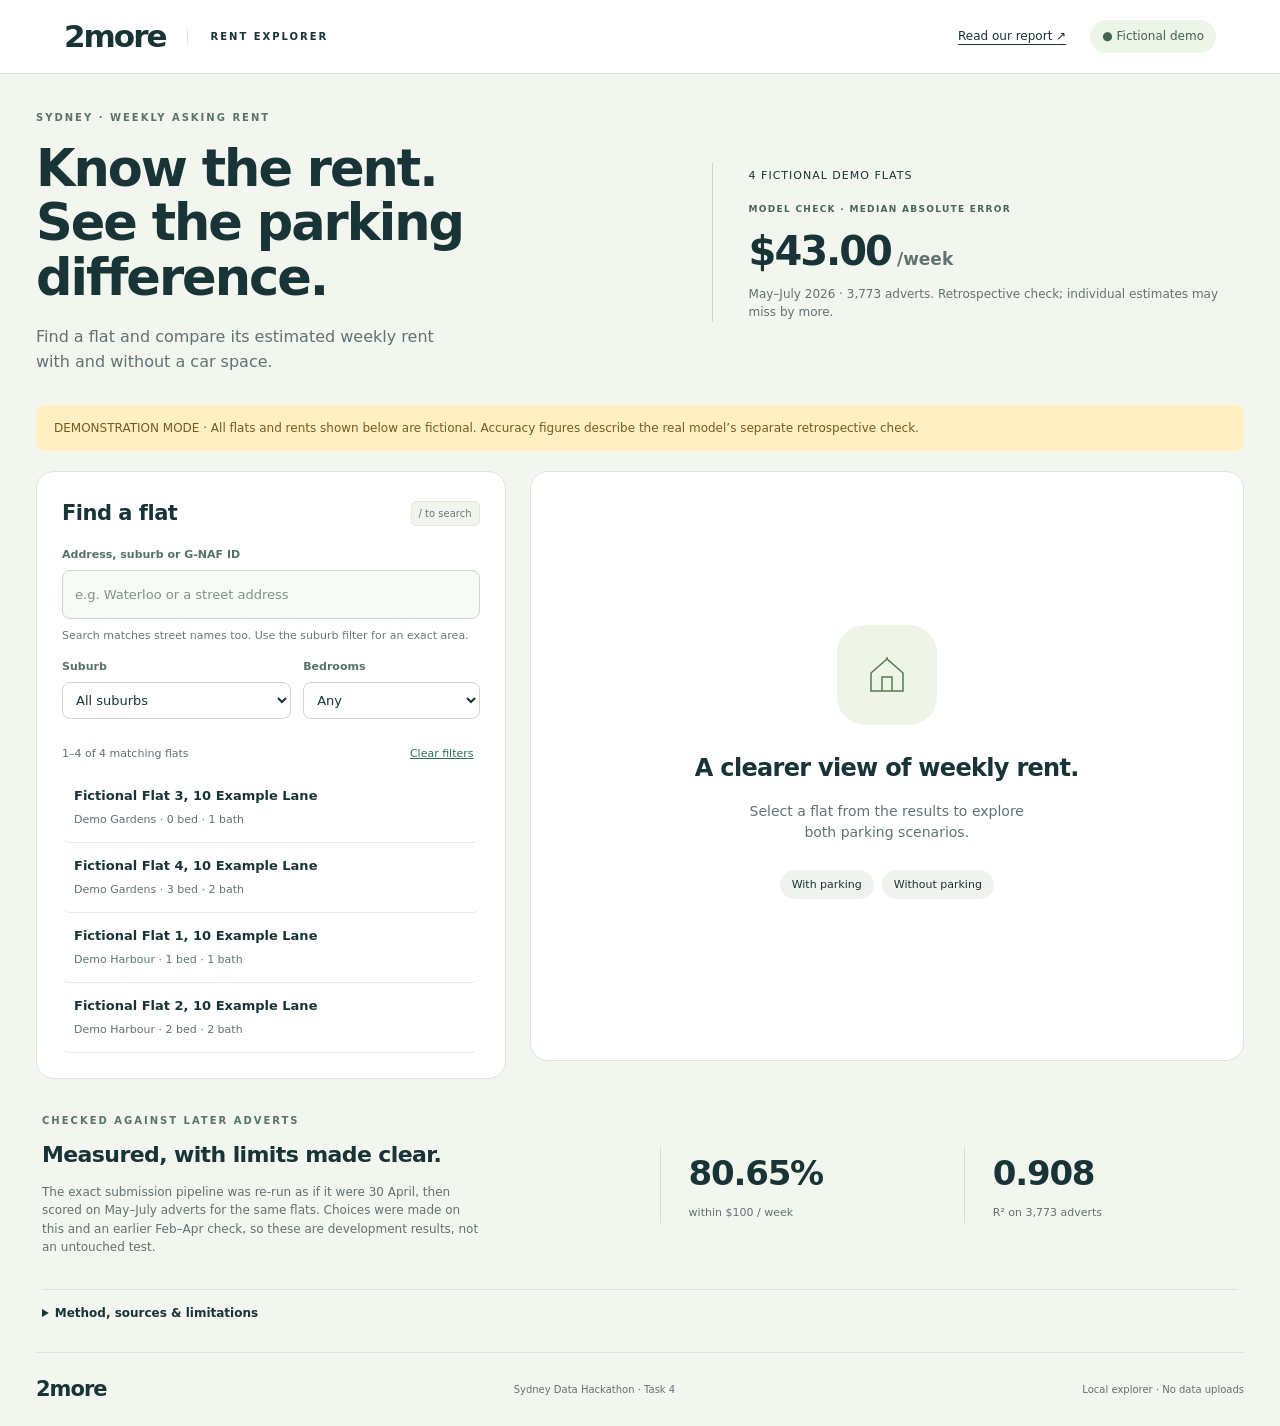
<file: rent-explorer-demo.html>
<!doctype html><html lang="en"><head><meta charset="utf-8"><meta name="viewport" content="width=device-width,initial-scale=1"><title>2more | Sydney rent explorer</title><style>:root{--navy:#112f32;--green:#c9ef67;--ink:#193436;--muted:#627273;--line:#dce4df;--bg:#f3f5ef}*{box-sizing:border-box}body{margin:0;background:var(--bg);color:var(--ink);font:15px/1.55 system-ui,-apple-system,Segoe UI,sans-serif}button,input,select{font:inherit}button{cursor:pointer}button:focus-visible,input:focus-visible,select:focus-visible,summary:focus-visible,a:focus-visible{outline:3px solid #4c8d78;outline-offset:3px}[hidden]{display:none!important}header{height:84px;border-bottom:1px solid var(--line);display:flex;align-items:center;justify-content:space-between;padding:0 max(5vw,24px);background:#fff}.brand{text-decoration:none;color:var(--ink);font-size:31px;letter-spacing:-2px;font-weight:850;display:flex;align-items:center;gap:22px}.brand span{font-size:10px;letter-spacing:2px;font-weight:650;border-left:1px solid var(--line);padding-left:22px}.local{font-size:12px;color:#426451;background:#edf4e8;padding:7px 12px;border-radius:30px}main{max-width:1320px;margin:auto;padding:48px 36px 20px}.intro{display:flex;justify-content:space-between;align-items:center;margin-bottom:40px;gap:24px}.eyebrow{font-size:10px;letter-spacing:2px;font-weight:750;color:#5b746b;margin:0 0 16px}h1{font-size:clamp(36px,4.4vw,58px);line-height:1.07;letter-spacing:-2.8px;margin:0 0 20px;font-weight:650}.lede{color:var(--muted);font-size:16px;margin:0}.summary{border-left:1px solid #cbd6ca;padding-left:36px;min-width:275px}.summary>span{font-size:11px;text-transform:uppercase;letter-spacing:1px}.summary strong{display:block;font-size:44px;letter-spacing:-2px;margin:12px 0 3px}.summary strong span:not(#modelError){font-size:17px;color:var(--muted);letter-spacing:0;margin-left:6px}.summary p{font-size:12px;color:var(--muted);margin:0}.workspace{display:grid;grid-template-columns:minmax(300px,.92fr) minmax(0,1.4fr);gap:24px;align-items:start}.search-panel,.detail{background:white;border:1px solid var(--line);border-radius:18px}.search-panel{padding:25px}.search-panel h2{margin:0 0 20px;font-size:21px;letter-spacing:-.5px}label{font-size:11px;font-weight:650;display:block;margin-bottom:7px;color:#56716c}input,select{width:100%;border:1px solid #cbd8cf;border-radius:8px;padding:12px;background:#fff;color:var(--ink)}input{background:#f8faf6}input::placeholder{font-size:13px;color:#81918b}.filters{display:grid;grid-template-columns:1.3fr 1fr;gap:12px;margin-top:16px}.filters select{padding:9px;font-size:13px}.result-heading{display:flex;justify-content:space-between;align-items:center;gap:8px;margin-top:15px}.result-heading p{font-size:11px;color:var(--muted)}.text-button{border:0;background:none;font-size:11px;color:#2b6e55;text-decoration:underline}.results{max-height:460px;overflow:auto;margin:0 -8px;padding:0 8px}.result{display:block;width:100%;text-align:left;border:0;border-bottom:1px solid #e8ede7;padding:16px 12px;background:#fff;border-radius:8px;color:var(--ink)}.result:hover{background:#f4f7ee}.result.active{background:#e9f1dd;box-shadow:inset 3px 0 #628d2f}.result strong{display:block;font-size:12px;line-height:1.45;font-weight:650}.result span{font-size:11px;display:block;color:var(--muted);margin-top:5px}.no-results{padding:25px 10px;color:var(--muted);font-size:14px}.detail{min-height:620px;padding:32px}.empty{min-height:540px;display:flex;flex-direction:column;justify-content:center;align-items:center;text-align:center}.house-icon{font-size:65px;color:#567953;background:#eef4e6;border-radius:28px;width:100px;margin-bottom:25px}.empty h2{font-size:24px;font-weight:600;letter-spacing:-.7px;margin:0}.empty p{color:var(--muted);font-size:14px}.empty-tags{display:flex;gap:8px;margin-top:12px}.empty-tags span{background:#f0f3ed;border-radius:20px;padding:6px 12px;font-size:11px}#address{font-size:25px;letter-spacing:-.8px;line-height:1.3;margin:0 0 14px;overflow-wrap:anywhere}.attributes{display:flex;gap:8px;flex-wrap:wrap;margin-bottom:26px}.attributes span{font-size:11px;padding:5px 10px;border:1px solid var(--line);border-radius:5px}.scenario{display:flex;justify-content:space-between;align-items:center;gap:12px;margin-bottom:15px}.scenario>span{font-size:12px;font-weight:600}.switch{background:#edf1e9;padding:4px;border-radius:9px;display:flex}.switch button{font-size:11px;border:0;background:none;padding:8px 10px;border-radius:6px;color:#56655d}.switch button[aria-pressed=true]{background:white;box-shadow:0 1px 4px #0001;color:var(--ink);font-weight:700}.hero-price{background:var(--navy);border-radius:12px;padding:28px;color:white}.hero-price>p:first-child{font-size:10px;letter-spacing:1.8px;color:var(--green);margin:0 0 9px}.hero-price strong{font-size:60px;letter-spacing:-2px;font-weight:600;line-height:1.2}.hero-price div>span{color:#b5c7c1;font-size:15px;margin-left:9px}.hero-price>p:last-child{font-size:11px;color:#b6c9c2;margin:12px 0 0}.comparison{display:grid;grid-template-columns:1fr 1fr;gap:15px;margin:18px 0}.comparison>div{padding:17px;border:1px solid var(--line);border-radius:9px}.comparison span{display:block;font-size:11px;color:var(--muted)}.comparison strong{display:inline-block;font-size:25px;font-weight:650;margin-top:5px;letter-spacing:-.7px}.comparison small{font-size:10px;color:var(--muted);margin-left:7px}.premium{display:flex;align-items:center;justify-content:space-between;gap:10px;background:#ebf4dc;border-radius:8px;padding:16px}.premium span{display:block;font-size:12px;font-weight:650}.premium small{font-size:10px;color:#6a795e}.premium strong{font-size:21px;white-space:nowrap}.caveat{font-size:11px;color:var(--muted);line-height:1.6;margin:17px 0}details{font-size:12px;color:var(--muted);border-top:1px solid var(--line);padding-top:14px}summary{cursor:pointer;color:var(--ink);font-weight:600}dl{display:grid;grid-template-columns:125px 1fr;font-size:11px;gap:10px}dd{margin:0;overflow-wrap:anywhere}dt{font-weight:600}.method{display:grid;grid-template-columns:1.5fr .7fr .7fr;align-items:center;gap:30px;padding:42px 6px 24px}.method h2{font-size:23px;letter-spacing:-.6px;margin:0 0 10px}.method p:not(.eyebrow){font-size:12px;color:var(--muted);max-width:440px;margin:0}.method .eyebrow{margin-bottom:10px}.metric{border-left:1px solid #d5dfd1;padding-left:28px}.metric strong{display:block;font-size:34px;font-weight:600;letter-spacing:-1.2px}.metric span{font-size:11px;color:var(--muted)}.method-details{margin:8px 6px 30px}.method-details p{max-width:1000px}footer{border-top:1px solid var(--line);display:flex;justify-content:space-between;align-items:center;padding-top:20px;color:var(--muted);font-size:10px}footer strong{font-size:21px;color:var(--ink);letter-spacing:-1px}.notice,.error{border-radius:8px;padding:14px 18px;margin-bottom:20px;font-size:12px}.notice{background:#fff0c4;color:#785a1f}.error{background:#ffe5df;color:#922b1c}@media(max-width:850px){main{padding:30px 18px}.workspace{grid-template-columns:1fr}.summary{display:none}.intro{margin-bottom:30px}.results{max-height:270px}.detail{min-height:400px;padding:23px}.empty{min-height:350px}.method{grid-template-columns:1fr 1fr;gap:20px}.method>div:first-child{grid-column:1/-1}.metric{padding-left:15px}.hero-price strong{font-size:49px}header{padding:0 20px}.brand span{display:none}.scenario{flex-wrap:wrap}footer{gap:15px;flex-wrap:wrap}.comparison small{display:block;margin:0}.desktop{display:none}}
/* Interface refinement: compact hierarchy, navigable search and clear states. */
html{scroll-behavior:smooth}header{height:74px;position:sticky;top:0;z-index:5}header nav{display:flex;align-items:center;gap:24px}header nav>a{font-size:12px;color:var(--ink);text-underline-offset:4px}main{padding-top:36px}.intro{margin-bottom:30px}h1{font-size:clamp(34px,4vw,51px);letter-spacing:-2px}.summary{min-width:295px}.summary .score-label{font-size:9px;letter-spacing:1.3px;color:#45655c;margin-top:17px;font-weight:650}.summary strong{margin-top:3px;font-size:40px}.panel-title{display:flex;justify-content:space-between;align-items:center;gap:12px;margin-bottom:16px}.panel-title h2{margin:0}.key-hint{font-size:10px;color:#6b7973;background:#f2f5ee;border:1px solid #e2e8dc;border-radius:5px;padding:4px 7px}.search-hint{font-size:11px;color:#6b7a72;line-height:1.55;margin:8px 0 0}.filters{margin-top:14px}.results{max-height:400px;scrollbar-width:thin;scrollbar-color:#c9d4c6 transparent}.result{padding:14px 12px;transition:background .15s ease}.result strong{font-size:13px;font-weight:600}.result:disabled{cursor:wait;opacity:.5}.pagination{display:flex;align-items:center;justify-content:space-between;gap:12px;padding-top:15px;margin-top:9px;border-top:1px solid var(--line)}.pagination button{font-size:11px;border:1px solid #d4dfd0;border-radius:6px;background:#f8faf5;color:var(--ink);padding:8px 10px}.pagination button:disabled{opacity:.4;cursor:default}.pagination>span{font-size:10px;color:var(--muted)}.detail{min-height:590px;scroll-margin-top:90px}.detail-status{padding:120px 15px;text-align:center;color:var(--muted);font-size:14px}.empty{min-height:515px}.house-icon{display:flex;align-items:center;justify-content:center;height:100px}.premium-amount{text-align:right}.premium-amount small{display:block;margin-top:3px}.zero-premium{border-left:3px solid #9ab66b;padding:6px 11px;background:#f7f9f1;font-size:11px;color:#596e4a}#address{text-transform:none;letter-spacing:-.55px;font-weight:650}.hero-price strong{font-variant-numeric:tabular-nums}.hero-price>p:last-child{color:#c5d5cf}.caveat{color:#61736b}.method{padding-top:34px}.method h2{font-size:22px}button,summary{-webkit-tap-highlight-color:transparent}@media(max-width:850px){header{height:64px}header nav{gap:12px}.local{font-size:10px;padding:6px 9px}header nav>a{font-size:11px}main{padding-top:24px}.intro{margin-bottom:24px}.results{max-height:260px}.detail{min-height:360px;scroll-margin-top:78px}.empty{min-height:330px}.key-hint{display:none}h1{font-size:37px}.hero-price strong{font-size:48px}}@media(max-width:420px){header{padding:0 14px}.brand{font-size:28px}.local{font-size:9px}header nav{gap:8px}header nav>a{font-size:10px}.detail{padding:19px}h1{font-size:33px}.comparison strong{font-size:23px}.premium strong{font-size:18px}}@media(prefers-reduced-motion:reduce){html{scroll-behavior:auto}.result{transition:none}}

#modelError{font-size:inherit;color:inherit;letter-spacing:inherit;margin:0}
</style></head><body>
<header><a class="brand" href="#">2more<span>RENT EXPLORER</span></a><nav aria-label="Main navigation"><a id="reportLink" href="report.html" target="_blank" rel="noopener" hidden>Read our report <span aria-hidden="true">↗</span></a><span class="local" id="modeLabel"><span aria-hidden="true">●</span> Private local view</span></nav></header>
<main><section class="intro"><div><p class="eyebrow">SYDNEY · WEEKLY ASKING RENT</p><h1>Know the rent.<br>See the parking difference.</h1><p class="lede">Find a flat and compare its estimated weekly rent<br class="desktop"> with and without a car space.</p></div><div class="summary"><span id="coverage">Loading flats…</span><p class="score-label">MODEL CHECK · MEDIAN ABSOLUTE ERROR</p><strong><span id="modelError">—</span><span>/week</span></strong><p id="modelCheckLabel">Loading model check…</p></div></section>
<div id="demoNotice" class="notice" hidden>DEMONSTRATION MODE · All flats and rents shown below are fictional. Accuracy figures describe the real model’s separate retrospective check.</div>
<div id="error" class="error" role="alert" hidden></div>
<section class="workspace"><aside class="search-panel"><div class="panel-title"><h2>Find a flat</h2><span class="key-hint" aria-hidden="true">/ to search</span></div><label for="search">Address, suburb or G-NAF ID</label><input id="search" type="search" placeholder="e.g. Waterloo or a street address" autocomplete="off" aria-describedby="searchHint"><p id="searchHint" class="search-hint">Search matches street names too. Use the suburb filter for an exact area.</p><div class="filters"><div><label for="suburb">Suburb</label><select id="suburb"><option value="">All suburbs</option></select></div><div><label for="beds">Bedrooms</label><select id="beds"><option value="">Any</option><option value="0">0 / studio</option><option value="1">1</option><option value="2">2</option><option value="3+">3+</option></select></div></div><div class="result-heading"><p id="count" role="status" aria-live="polite">Loading…</p><button id="clear" class="text-button">Clear filters</button></div><div id="results" class="results" aria-label="Matching flats" aria-busy="false"></div><div class="pagination" id="pagination" hidden><button id="previous" aria-label="Previous results page">← Previous</button><span id="pageLabel"></span><button id="next" aria-label="Next results page">Next →</button></div></aside>
<article class="detail" id="detail" aria-busy="false"><div id="detailStatus" role="status" class="detail-status" hidden></div><div id="empty" class="empty"><div class="house-icon" aria-hidden="true"><svg viewBox="0 0 48 48" width="48" height="48" fill="none" stroke="currentColor" stroke-width="1.5"><path d="M8 22 24 8l16 14v18H8V22Z"/><path d="M19 40V26h10v14M24 8v-2"/></svg></div><h2>A clearer view of weekly rent.</h2><p>Select a flat from the results to explore<br>both parking scenarios.</p><div class="empty-tags"><span>With parking</span><span>Without parking</span></div></div>
<div id="property" hidden><p class="eyebrow" id="location"></p><h2 id="address" tabindex="-1"></h2><div id="attributes" class="attributes"></div><div class="scenario"><span>Explore a scenario</span><div class="switch" role="group" aria-label="Parking scenario"><button id="without" aria-pressed="false">Without parking</button><button id="with" aria-pressed="true">With parking</button></div></div><section class="hero-price"><p id="scenarioLabel">WITH AT LEAST ONE CAR SPACE</p><div aria-live="polite" aria-atomic="true"><strong id="price"></strong><span>/ week</span></div><p>Estimated asking rent · as at 31 July 2026</p></section><div class="comparison"><div><span>Without parking</span><strong id="noPrice"></strong><small>per week</small></div><div><span>With parking</span><strong id="yesPrice"></strong><small>per week</small></div></div><div class="premium"><div><span>Estimated parking premium</span><small>Difference between the two scenarios</small></div><div class="premium-amount"><strong id="premium"></strong><small id="annualPremium"></small></div></div><p id="zeroPremium" class="zero-premium" hidden>The model gives the same rent in both scenarios. This does not establish that parking has no value.</p><p class="caveat">This comparison reflects patterns in historical adverts. It is not a guaranteed rent or a causal valuation of a parking space.</p><details><summary>Property record &amp; prediction source</summary><dl><dt>G-NAF ID</dt><dd id="gnaf"></dd><dt>Recorded parking</dt><dd id="recordedParking"></dd><dt>Prediction file</dt><dd id="source"></dd></dl><p>Floor and recorded parking are shown from the input file. Floor was not used by this model. Both parking scenarios are available regardless of the recorded parking.</p></details></div></article></section>
<section class="method"><div><p class="eyebrow">CHECKED AGAINST LATER ADVERTS</p><h2>Measured, with limits made clear.</h2><p>The exact submission pipeline was re-run as if it were 30 April, then scored on May–July adverts for the same flats. Choices were made on this and an earlier Feb–Apr check, so these are development results, not an untouched test.</p></div><div class="metric"><strong id="modelWithin">—</strong><span>within $100 / week</span></div><div class="metric"><strong id="modelR2">—</strong><span id="modelN">R²</span></div></section>
<details class="method-details"><summary>Method, sources &amp; limitations</summary><p>Model: gradient boosting with recorded flat attributes, location, floor, block housing counts, earlier building and block rents, and prior rent history adjusted for market movement by a same-flat rent index. Historical features use earlier adverts only; bedrooms, bathrooms and parking on old adverts are never copied from the July input. Final data cutoff: 31 July 2026. Source: privately supplied Microburbs rental files; address identifiers use Open G-NAF, © Geoscape Australia, licensed by the Commonwealth with attribution and a mailing restriction.</p><p>The shown accuracy is a retrospective chronological result, not the organisers’ hidden judging result or a confidence interval for a particular flat. Prices are rounded to $0.50. Negative modelled parking premiums are set to zero by raising the with-parking prediction to the without-parking prediction. Missing attributes, unusual flats and unobserved building quality can reduce accuracy. Predictions represent advertised asking rents, not signed leases.</p><p>No API calls, external maps or analytics are used. Supplied records stay on this computer. Use the separate fictional demo mode for publicly shared recordings.</p></details>
<footer><strong>2more</strong><span>Sydney Data Hackathon · Task 4</span><span>Local explorer · No data uploads</span></footer></main><script>'use strict';
const $ = id => document.getElementById(id);
const money = n => new Intl.NumberFormat('en-AU', {
  style: 'currency', currency: 'AUD',
  minimumFractionDigits: Number.isInteger(n) ? 0 : 2,
  maximumFractionDigits: 2
}).format(n);
const displayAddress = address => address.toLowerCase().replace(/\b[a-z]/g, c => c.toUpperCase());
let meta, selected = null, parking = true;
let searchSequence = 0, detailSequence = 0, timer;
let currentPage = 1, pageCount = 1;


const FIELDS = ['gnaf_id','address','suburb','bedrooms','bathrooms','floor_level','car_space','with_parking','without_parking'];
const ROWS = [["SYNTHETIC-1","FICTIONAL FLAT 1, 10 EXAMPLE LANE","Demo Harbour",1,1,1,null,820,770],["SYNTHETIC-2","FICTIONAL FLAT 2, 10 EXAMPLE LANE","Demo Harbour",2,2,2,null,1100,1040],["SYNTHETIC-3","FICTIONAL FLAT 3, 10 EXAMPLE LANE","Demo Gardens",0,1,3,null,590,560],["SYNTHETIC-4","FICTIONAL FLAT 4, 10 EXAMPLE LANE","Demo Gardens",3,2,4,null,1450,1400]].map(r => Object.fromEntries(FIELDS.map((f, i) => [f, r[i]])));
const META = {"count": 4, "suburbs": ["Demo Gardens", "Demo Harbour"], "source": "Synthetic demonstration \u2014 no supplied records", "demo": true, "metrics": {"n": 3773, "median_absolute_error": 43.0, "within_100_pct": 80.65200106016432, "r_squared": 0.9076289115661567, "mean_absolute_error": 68.3896103896104, "median_bias": 14.5, "origin": "2026-04-30", "start": "2026-05-01", "end": "2026-07-31", "iterations": 1500, "classification": "Development check (exact submission pipeline, input flats only); not the hidden judging score"}, "report_available": true};
const INDEX = new Map(ROWS.map(r => [r.gnaf_id, r]));
const natural = t => t.split(/(\d+)/).map(p => /^\d+$/.test(p) ? [0, +p] : [1, p.toLowerCase()]);
function cmpNat(a, b) {
  const x = natural(a), y = natural(b);
  for (let i = 0; i < Math.min(x.length, y.length); i++) {
    if (x[i][0] !== y[i][0]) return x[i][0] - y[i][0];
    if (x[i][1] < y[i][1]) return -1; if (x[i][1] > y[i][1]) return 1;
  }
  return x.length - y.length;
}
const ORDERED = ROWS.slice().sort((a, b) => a.suburb < b.suburb ? -1 : a.suburb > b.suburb ? 1 : cmpNat(a.address, b.address));
const KEYS = new Map(ROWS.map(r => [r.gnaf_id, `${r.address} ${r.suburb} ${r.gnaf_id}`.toLowerCase()]));
function searchRows(q) {
  const tokens = (q.get('q') || '').toLowerCase().split(/\s+/).filter(Boolean);
  const suburb = q.get('suburb') || '', beds = q.get('beds') || '';
  let page = Math.max(1, parseInt(q.get('page') || '1', 10) || 1);
  const matches = [];
  for (const r of ORDERED) {
    if (suburb && r.suburb !== suburb) continue;
    if (beds) {
      if (r.bedrooms == null) continue;
      if (beds === '3+') { if (r.bedrooms < 3) continue; } else if (r.bedrooms !== +beds) continue;
    }
    const k = KEYS.get(r.gnaf_id);
    if (tokens.every(t => k.includes(t))) matches.push(r);
  }
  const size = 20, pages = Math.max(1, Math.ceil(matches.length / size));
  page = Math.min(page, pages);
  const start = (page - 1) * size;
  return { total: matches.length, page, pages, start: matches.length ? start + 1 : 0,
           end: Math.min(start + size, matches.length),
           items: matches.slice(start, start + size).map(r => ({ gnaf_id: r.gnaf_id, address: r.address, suburb: r.suburb, bedrooms: r.bedrooms, bathrooms: r.bathrooms })) };
}
async function api(path) {
  const url = new URL(path, 'https://local.invalid');
  if (url.pathname === '/api/meta') return META;
  if (url.pathname === '/api/search') return searchRows(url.searchParams);
  if (url.pathname === '/api/property') {
    const r = INDEX.get(url.searchParams.get('id') || '');
    if (!r) throw Error('Flat not found');
    return r;
  }
  throw Error('Not found');
}
function showError(error) {
  $('error').textContent = error.message || String(error);
  $('error').hidden = false;
}
function clearSelection() {
  detailSequence++;
  selected = null;
  $('property').hidden = true;
  $('empty').hidden = false;
  $('detailStatus').hidden = true;
  $('detail').setAttribute('aria-busy', 'false');
}
function setScenario(value) {
  parking = value;
  $('with').setAttribute('aria-pressed', String(value));
  $('without').setAttribute('aria-pressed', String(!value));
  if (!selected) return;
  $('price').textContent = money(value ? selected.with_parking : selected.without_parking);
  $('scenarioLabel').textContent = value ? 'WITH AT LEAST ONE CAR SPACE' : 'WITHOUT A CAR SPACE';
}
function attribute(label, value) {
  if (value === null) return label === 'Floor' ? 'Floor unknown' : `${label} unknown`;
  if (label === 'Floor') return `Floor ${value}`;
  return `${value} ${label === 'Bedrooms' ? (value === 1 ? 'bedroom' : 'bedrooms') : (value === 1 ? 'bathroom' : 'bathrooms')}`;
}
async function choose(id) {
  const ticket = ++detailSequence;
  $('detail').setAttribute('aria-busy', 'true');
  $('detailStatus').textContent = 'Loading the selected flat…';
  $('detailStatus').hidden = false;
  $('property').hidden = true;
  $('empty').hidden = true;
  try {
    const record = await api('/api/property?id=' + encodeURIComponent(id));
    if (ticket !== detailSequence) return;
    selected = record;
    $('error').hidden = true;
    $('property').hidden = false;
    $('location').textContent = record.suburb + (meta.demo ? ' · FICTIONAL EXAMPLE' : '');
    $('address').textContent = displayAddress(record.address);
    $('attributes').replaceChildren();
    for (const [label, value] of [['Bedrooms', record.bedrooms], ['Bathrooms', record.bathrooms], ['Floor', record.floor_level]]) {
      const tag = document.createElement('span');
      tag.textContent = attribute(label, value);
      $('attributes').append(tag);
    }
    $('yesPrice').textContent = money(record.with_parking);
    $('noPrice').textContent = money(record.without_parking);
    const premium = record.with_parking - record.without_parking;
    $('premium').textContent = (premium > 0 ? '+' : '') + money(premium) + '/wk';
    $('annualPremium').textContent = money(premium * 52) + ' over 52 weeks';
    $('zeroPremium').hidden = premium !== 0;
    $('gnaf').textContent = record.gnaf_id;
    $('recordedParking').textContent = record.car_space === null ? 'Unknown' : record.car_space === 1 ? 'At least one car space' : 'No car space';
    $('source').textContent = meta.source;
    // Start with the known recorded scenario; unknown records start with parking.
    setScenario(record.car_space !== 0);
    document.querySelectorAll('.result').forEach(button => {
      const active = button.dataset.id === id;
      button.classList.toggle('active', active);
      button.setAttribute('aria-pressed', String(active));
    });
    if (window.innerWidth < 850) {
      $('detail').scrollIntoView({ behavior: 'smooth', block: 'start' });
    }
  } catch (error) {
    if (ticket === detailSequence) {
      selected = null;
      $('empty').hidden = false;
      showError(error);
    }
  } finally {
    if (ticket === detailSequence) {
      $('detailStatus').hidden = true;
      $('detail').setAttribute('aria-busy', 'false');
    }
  }
}
function lockResults() {
  $('results').setAttribute('aria-busy', 'true');
  document.querySelectorAll('.result').forEach(button => { button.disabled = true; });
  $('previous').disabled = true;
  $('next').disabled = true;
}
async function search(page = 1) {
  clearTimeout(timer);
  const ticket = ++searchSequence;
  clearSelection();
  lockResults();
  $('count').textContent = 'Searching…';
  try {
    const query = new URLSearchParams({
      q: $('search').value, suburb: $('suburb').value,
      beds: $('beds').value, page: String(page)
    });
    const result = await api('/api/search?' + query);
    if (ticket !== searchSequence) return;
    currentPage = result.page;
    pageCount = result.pages;
    $('error').hidden = true;
    $('results').replaceChildren();
    $('results').scrollTop = 0;
    $('count').textContent = result.total ? `${result.start.toLocaleString()}–${result.end.toLocaleString()} of ${result.total.toLocaleString()} matching flats` : 'No matching flats';
    $('pagination').hidden = result.pages <= 1;
    $('pageLabel').textContent = `${currentPage} / ${pageCount}`;
    $('previous').disabled = currentPage <= 1;
    $('next').disabled = currentPage >= pageCount;
    if (!result.items.length) {
      const empty = document.createElement('p');
      empty.className = 'no-results';
      empty.textContent = 'Try a shorter street name or clear a filter. Search words can match the address, suburb or G-NAF ID.';
      $('results').append(empty);
    }
    for (const item of result.items) {
      const button = document.createElement('button');
      button.className = 'result';
      button.dataset.id = item.gnaf_id;
      button.setAttribute('aria-pressed', 'false');
      const title = document.createElement('strong');
      title.textContent = displayAddress(item.address);
      const description = document.createElement('span');
      description.textContent = item.suburb + ' · ' + (item.bedrooms === null ? 'Bedrooms unknown' : item.bedrooms + ' bed') + ' · ' + (item.bathrooms === null ? 'Bathrooms unknown' : item.bathrooms + ' bath');
      button.append(title, description);
      button.addEventListener('click', () => choose(item.gnaf_id));
      $('results').append(button);
    }
  } catch (error) {
    if (ticket === searchSequence) {
      $('count').textContent = 'Search unavailable';
      $('results').replaceChildren();
      $('pagination').hidden = true;
      showError(error);
    }
  } finally {
    if (ticket === searchSequence) $('results').setAttribute('aria-busy', 'false');
  }
}
$('search').addEventListener('input', () => {
  searchSequence++;
  clearTimeout(timer);
  clearSelection();
  lockResults();
  $('count').textContent = 'Searching…';
  timer = setTimeout(() => search(1), 180);
});
for (const id of ['suburb', 'beds']) $(id).addEventListener('change', () => search(1));
$('clear').addEventListener('click', () => {
  $('search').value = ''; $('suburb').value = ''; $('beds').value = '';
  search(1);
  $('search').focus();
});
$('previous').addEventListener('click', () => search(currentPage - 1));
$('next').addEventListener('click', () => search(currentPage + 1));
$('with').addEventListener('click', () => setScenario(true));
$('without').addEventListener('click', () => setScenario(false));
document.addEventListener('keydown', event => {
  if (event.key === '/' && !event.ctrlKey && !event.metaKey && !event.altKey && !['INPUT', 'SELECT', 'TEXTAREA'].includes(document.activeElement.tagName)) {
    event.preventDefault(); $('search').focus();
  }
});
(async () => {
  try {
    meta = await api('/api/meta');
    if (meta.metrics) {
      $('modelError').textContent = '$' + meta.metrics.median_absolute_error.toFixed(2);
      $('modelWithin').textContent = meta.metrics.within_100_pct.toFixed(2) + '%';
      $('modelR2').textContent = meta.metrics.r_squared.toFixed(3);
      $('modelN').textContent = 'R² on ' + meta.metrics.n.toLocaleString() + ' adverts';
      $('modelCheckLabel').textContent = 'May–July 2026 · ' + meta.metrics.n.toLocaleString() + ' adverts. Retrospective check; individual estimates may miss by more.';
    } else {
      $('modelCheckLabel').textContent = 'No verified evaluation metadata for this prediction file.';
    }
    $('coverage').textContent = meta.count.toLocaleString() + (meta.demo ? ' fictional demo flats' : ' flats · two scenarios each');
    $('demoNotice').hidden = !meta.demo;
    $('modeLabel').textContent = meta.demo ? '● Fictional demo' : '● Private local view';
    $('reportLink').hidden = !meta.report_available;
    for (const name of meta.suburbs) {
      const option = document.createElement('option');
      option.value = name; option.textContent = name;
      $('suburb').append(option);
    }
    await search(1);
  } catch (error) {
    $('coverage').textContent = 'Unable to load flats';
    $('count').textContent = 'Search unavailable';
    showError(error);
  }
})();
</script></body></html>
</file>
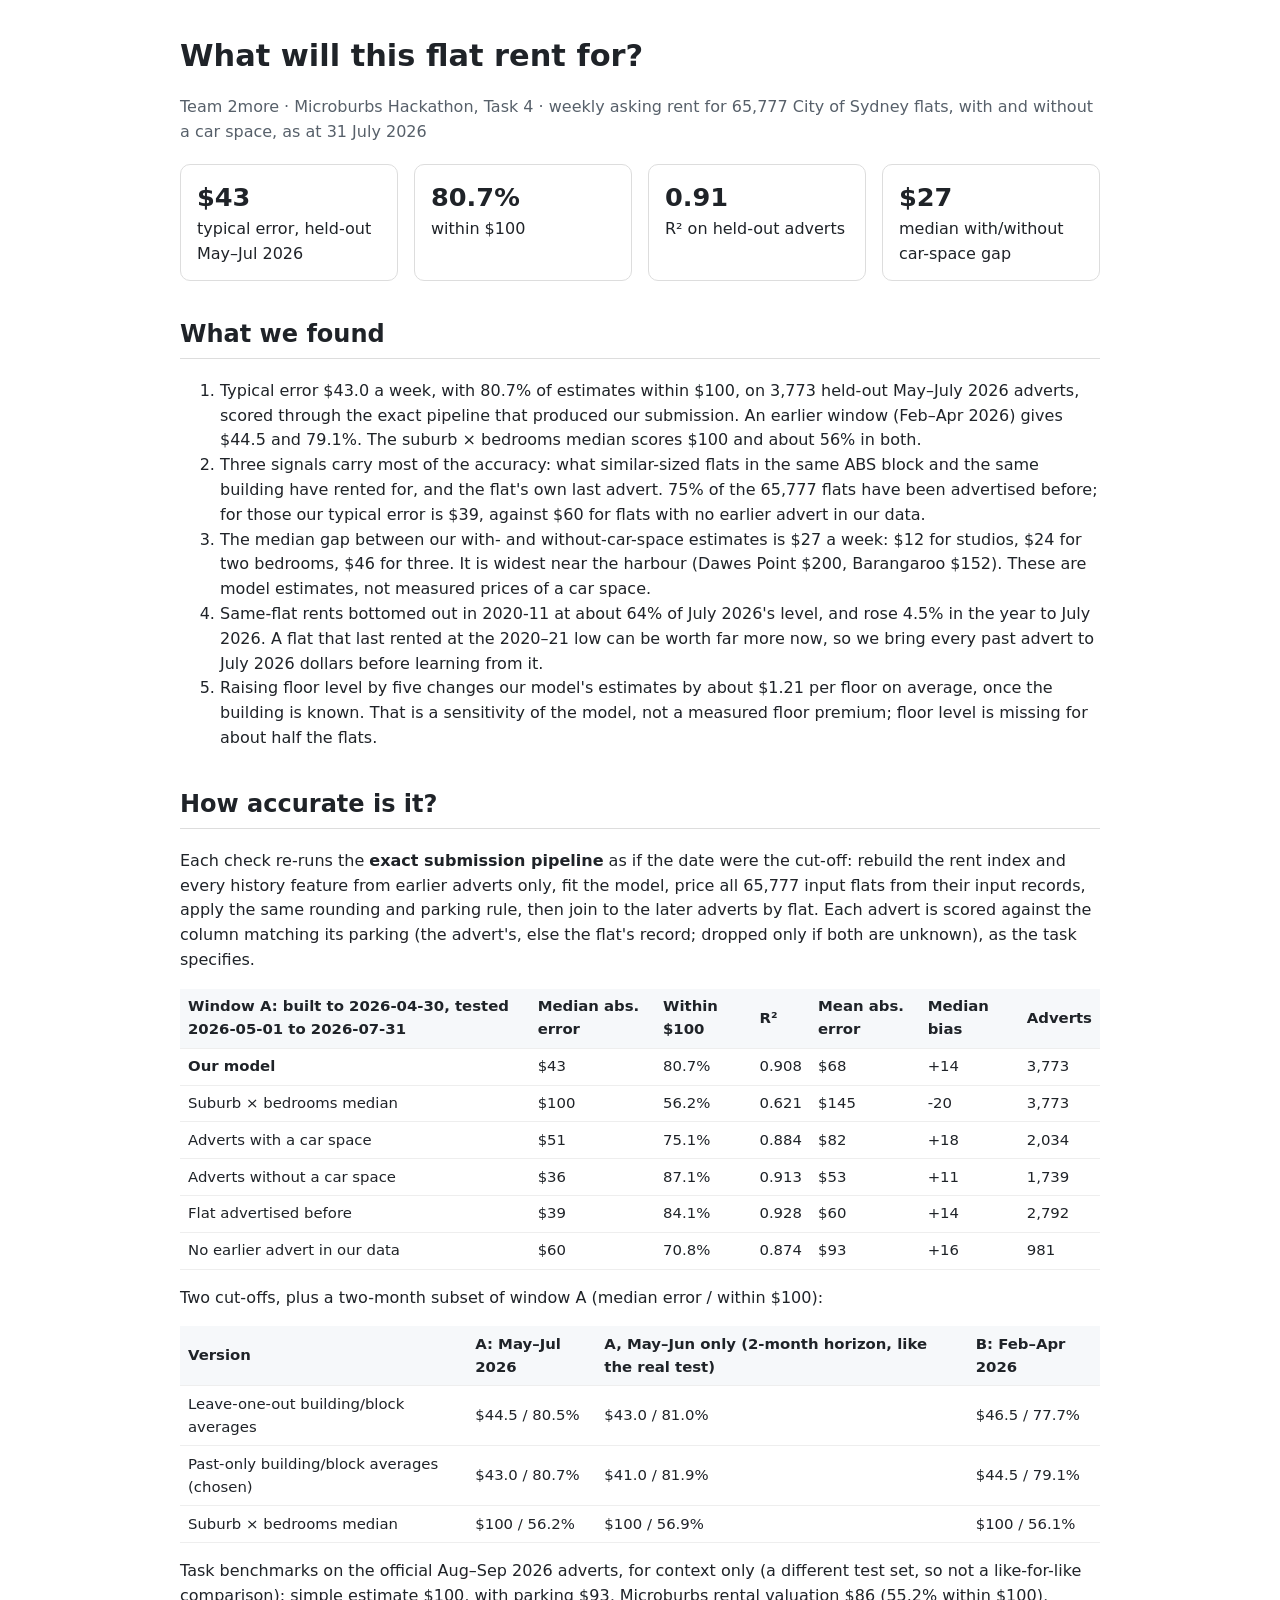
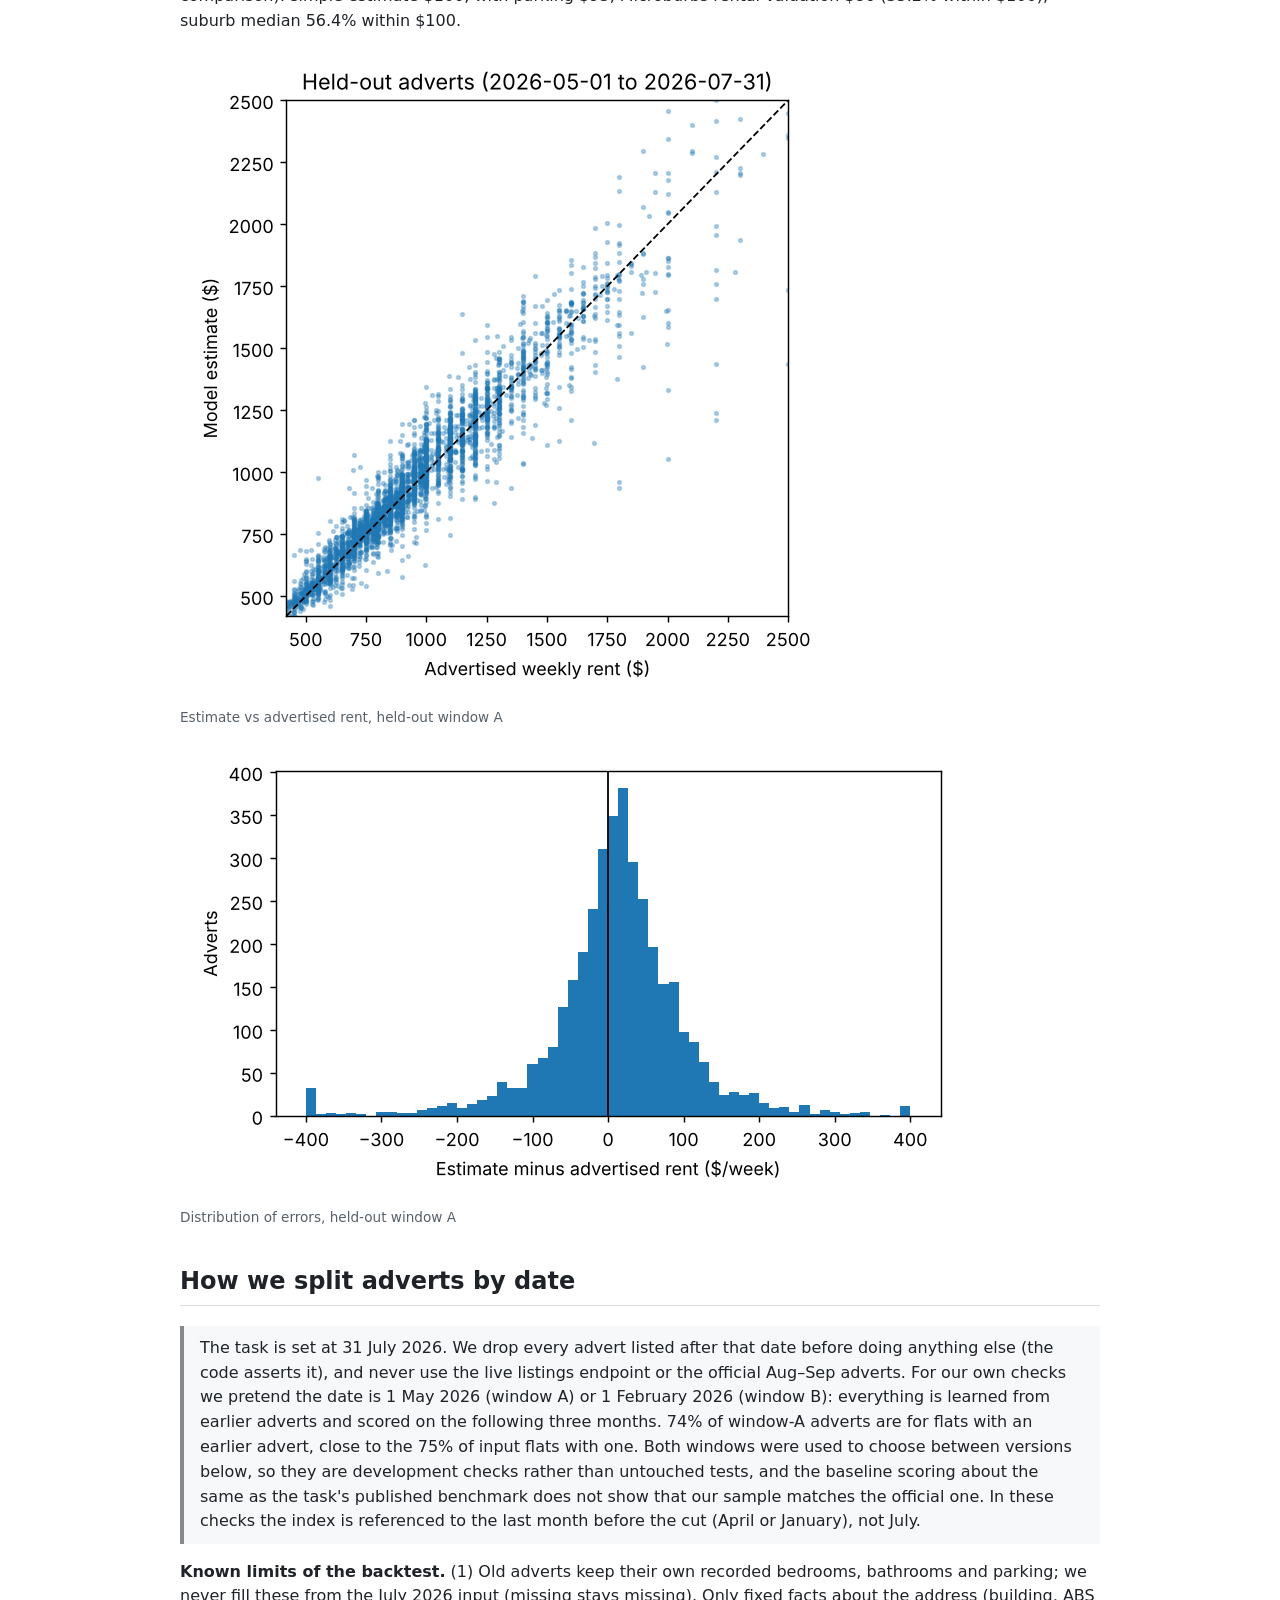
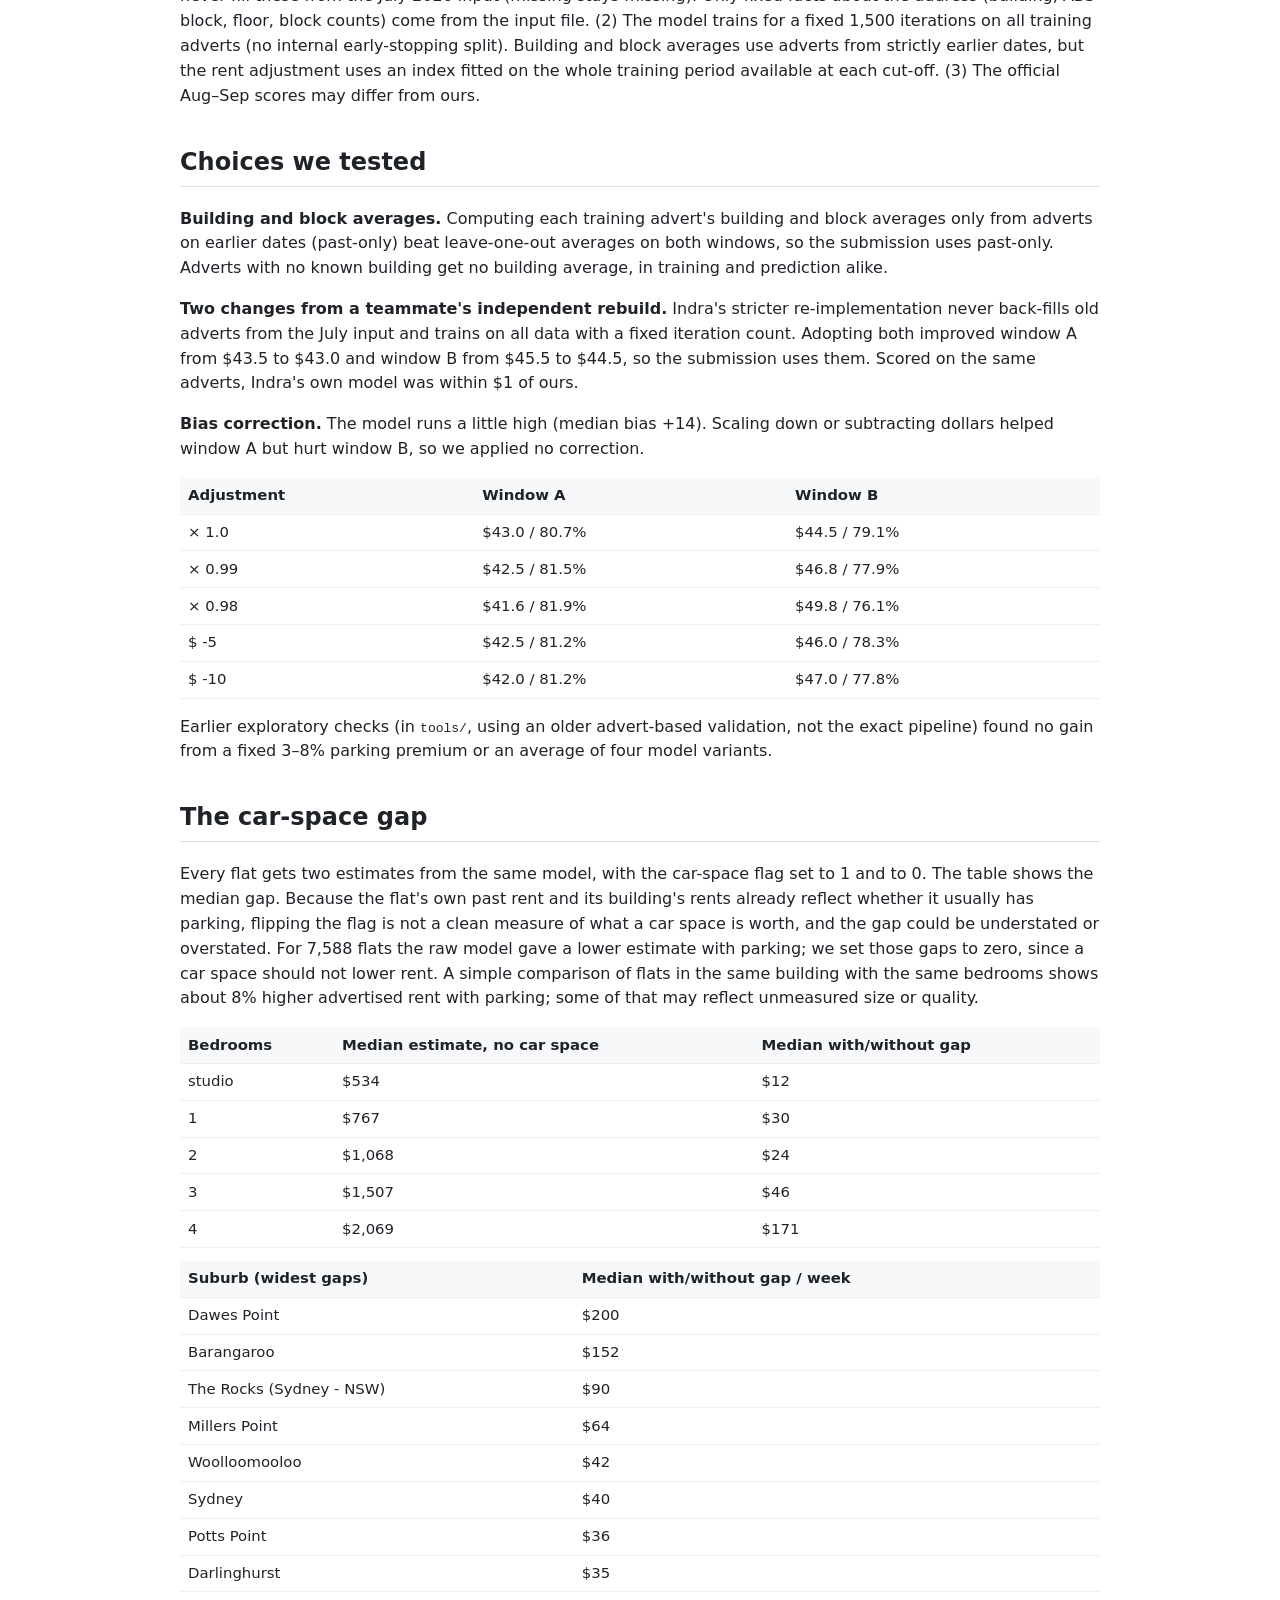
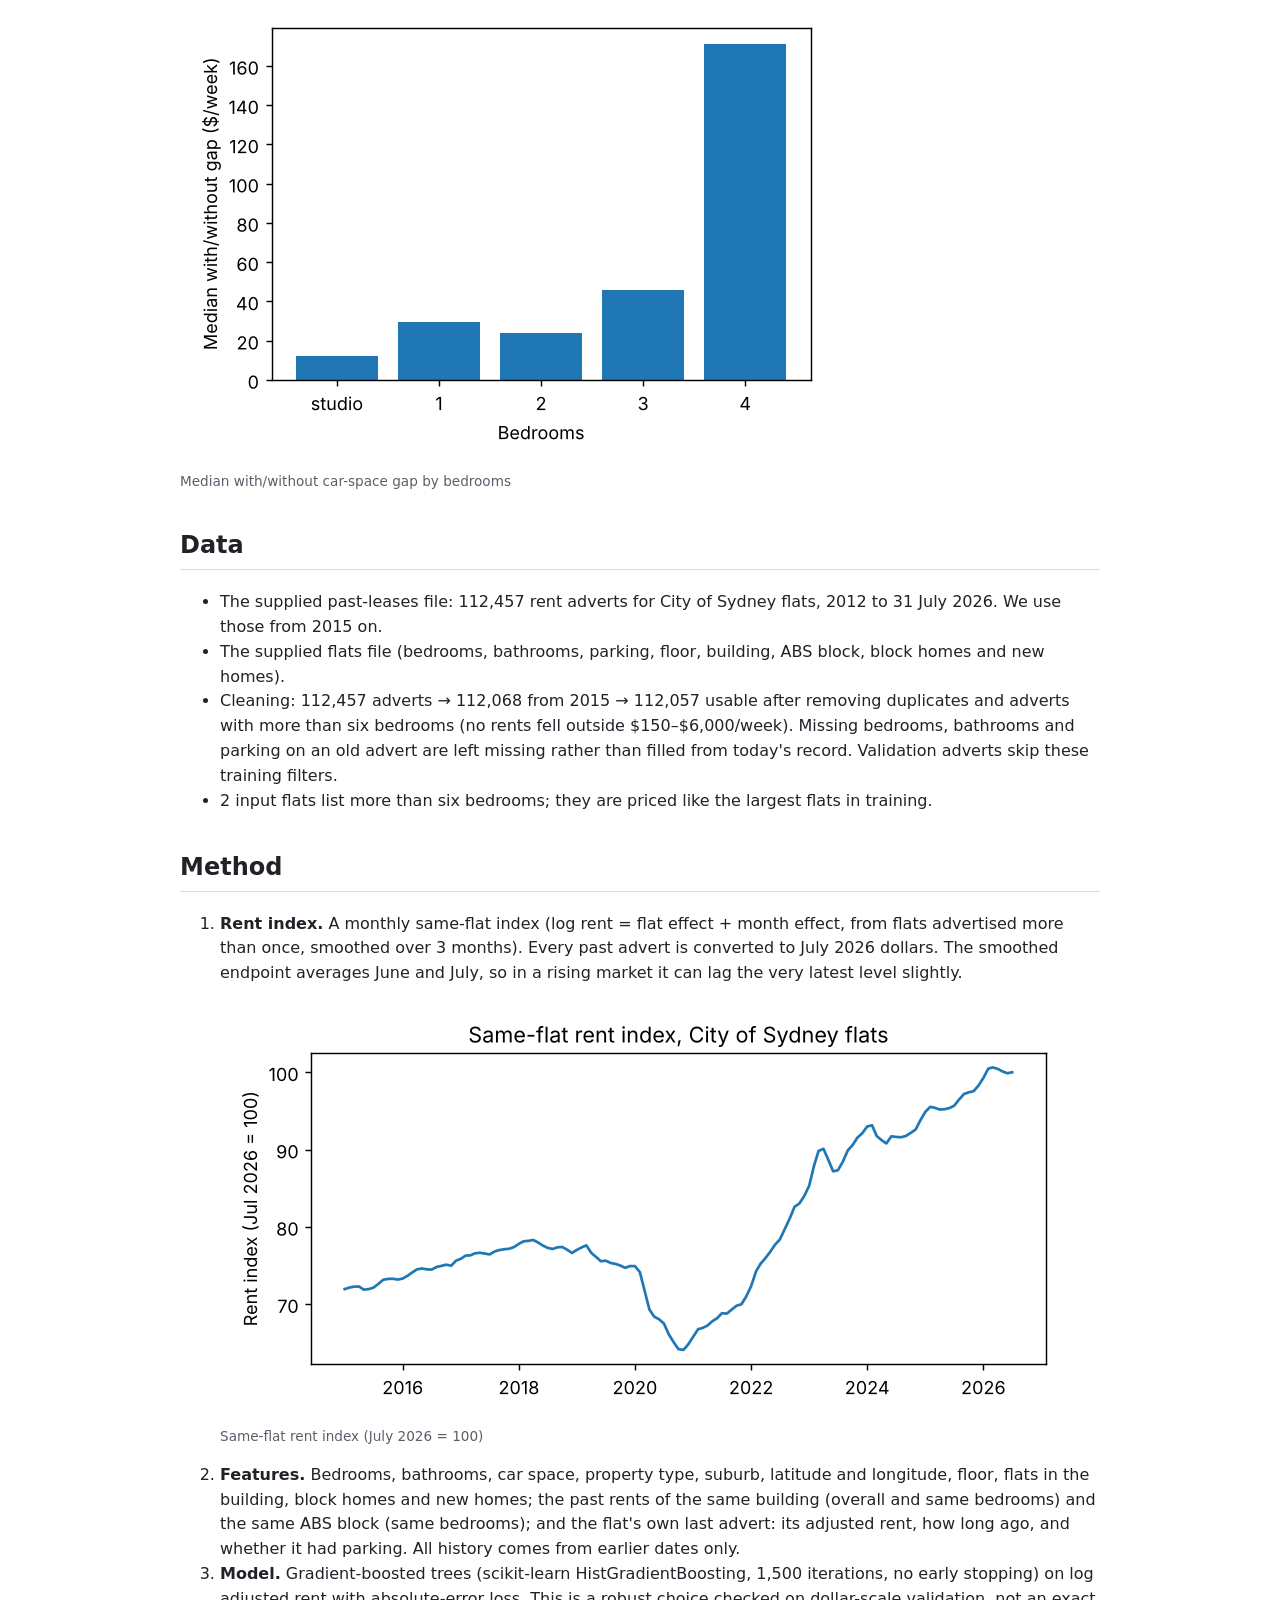
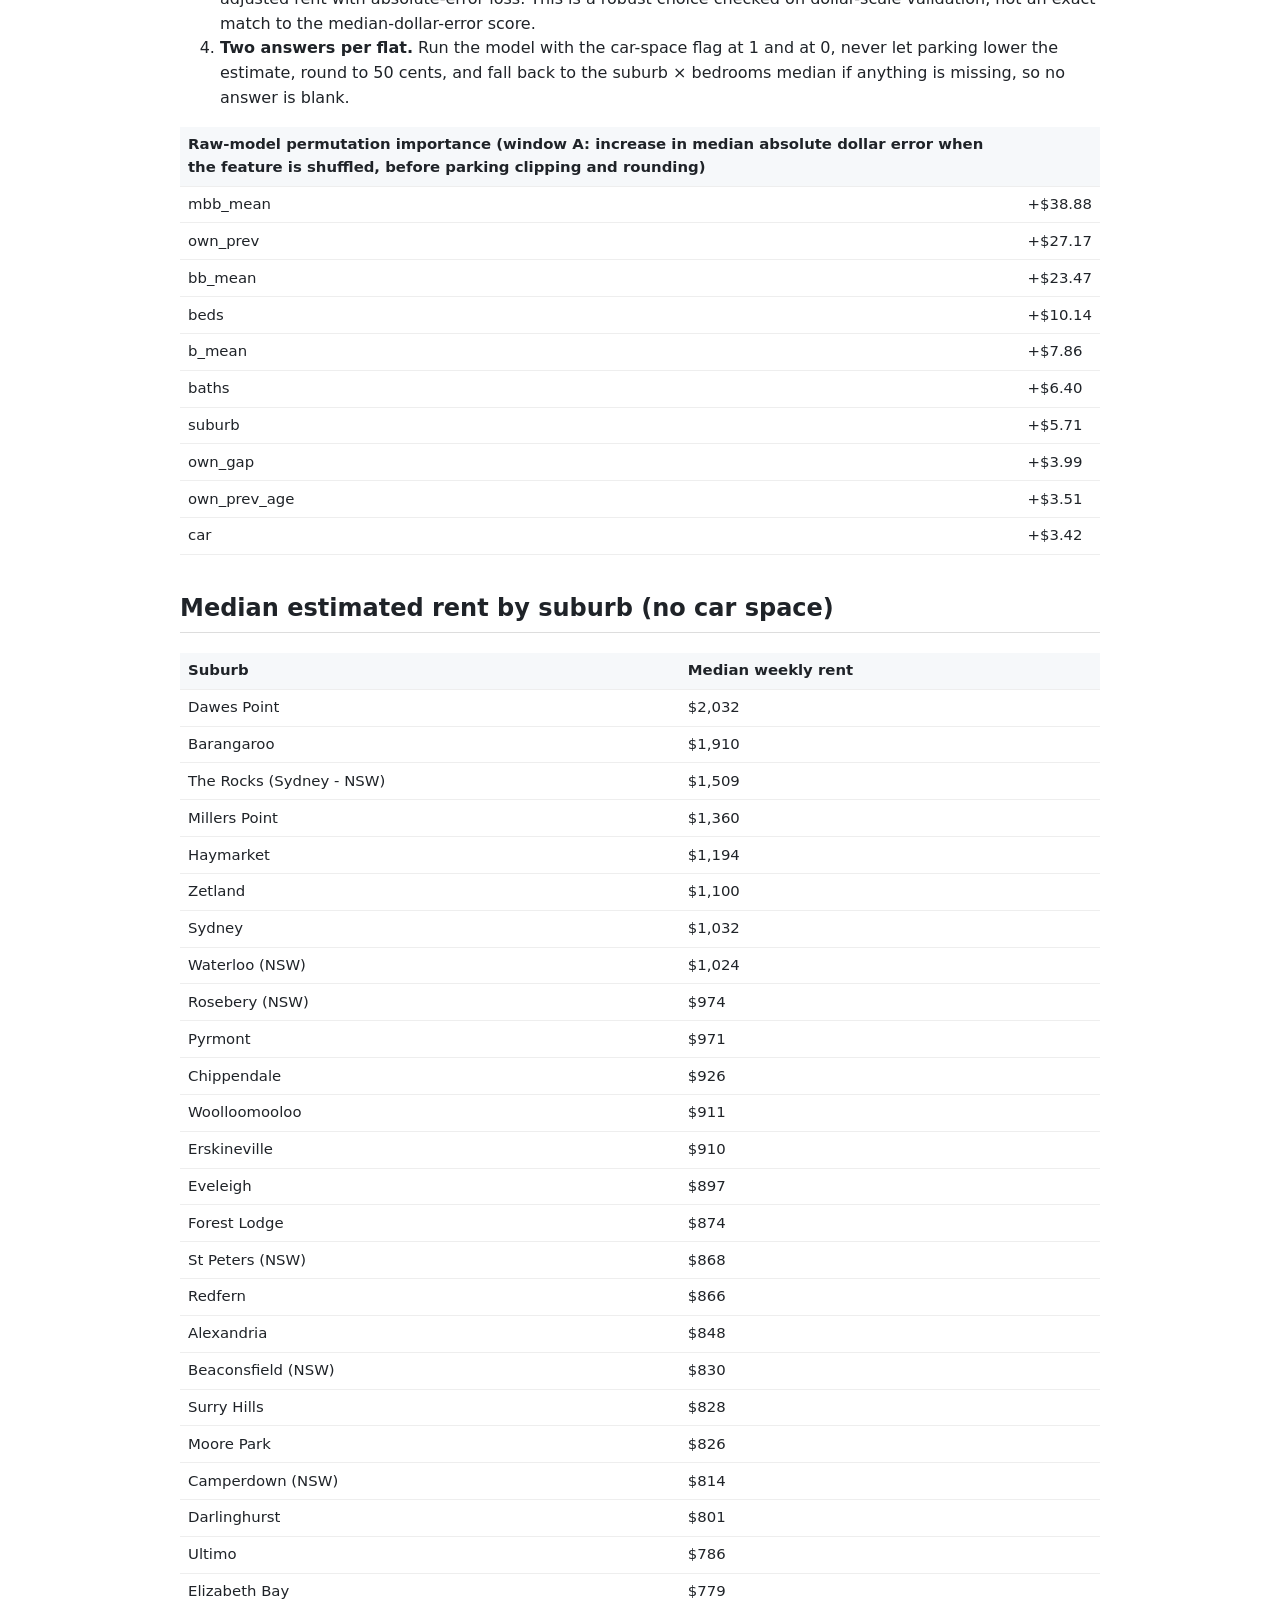
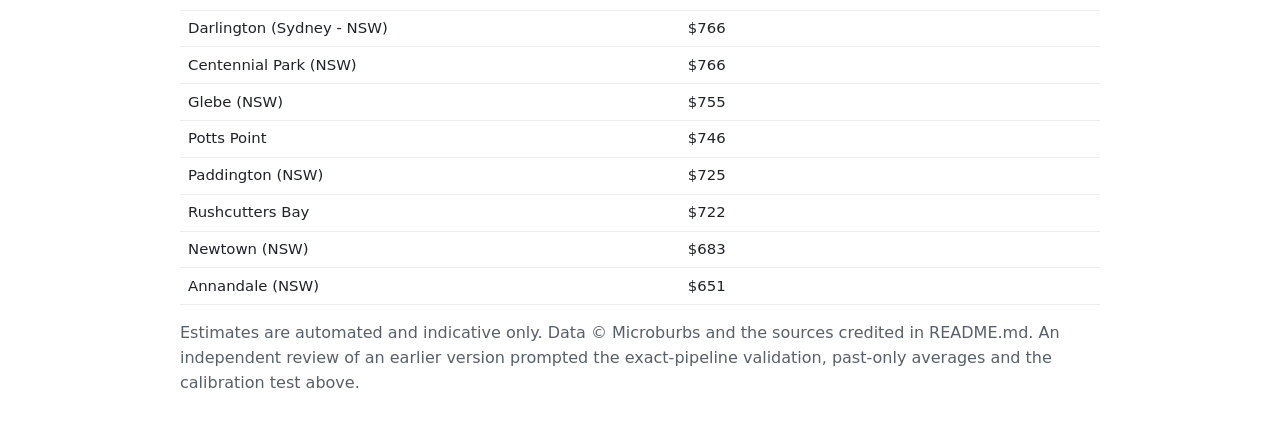
<file: report.html>
<!DOCTYPE html>
<html lang="en"><head><meta charset="utf-8"><meta name="viewport" content="width=device-width,initial-scale=1">
<title>What will this flat rent for? Team 2more</title>
<style>
 body{font-family:system-ui,-apple-system,Segoe UI,Roboto,sans-serif;max-width:920px;margin:2rem auto;padding:0 1.2rem;color:#1f2328;line-height:1.55}
 h1{font-size:1.9rem;margin-bottom:.2rem} h2{margin-top:2.2rem;border-bottom:1px solid #ddd;padding-bottom:.3rem}
 .sub{color:#57606a} .kpis{display:flex;gap:1rem;flex-wrap:wrap;margin:1.2rem 0}
 .kpi{flex:1;min-width:150px;border:1px solid #ddd;border-radius:10px;padding:.8rem 1rem}
 .kpi b{display:block;font-size:1.6rem} table{border-collapse:collapse;width:100%;margin:.8rem 0;font-size:.93rem}
 td,th{border-bottom:1px solid #eee;padding:.4rem .5rem;text-align:left} th{background:#f6f8fa}
 figure{margin:1rem 0} img{max-width:100%} figcaption{color:#57606a;font-size:.85rem}
 .note{background:#f6f8fa;border-left:4px solid #888;padding:.6rem 1rem}
</style></head><body>
<h1>What will this flat rent for?</h1>
<p class="sub">Team 2more · Microburbs Hackathon, Task 4 · weekly asking rent for 65,777 City of Sydney flats, with and without a car space, as at 31 July 2026</p>

<div class="kpis">
 <div class="kpi"><b>$43</b>typical error, held-out May–Jul 2026</div>
 <div class="kpi"><b>80.7%</b>within $100</div>
 <div class="kpi"><b>0.91</b>R² on held-out adverts</div>
 <div class="kpi"><b>$27</b>median with/without car-space gap</div>
</div>

<h2>What we found</h2>
<ol><li>Typical error $43.0 a week, with 80.7% of estimates within $100, on 3,773 held-out May–July 2026 adverts, scored through the exact pipeline that produced our submission. An earlier window (Feb–Apr 2026) gives $44.5 and 79.1%. The suburb × bedrooms median scores $100 and about 56% in both.</li><li>Three signals carry most of the accuracy: what similar-sized flats in the same ABS block and the same building have rented for, and the flat's own last advert. 75% of the 65,777 flats have been advertised before; for those our typical error is $39, against $60 for flats with no earlier advert in our data.</li><li>The median gap between our with- and without-car-space estimates is $27 a week: $12 for studios, $24 for two bedrooms, $46 for three. It is widest near the harbour (Dawes Point $200, Barangaroo $152). These are model estimates, not measured prices of a car space.</li><li>Same-flat rents bottomed out in 2020-11 at about 64% of July 2026's level, and rose 4.5% in the year to July 2026. A flat that last rented at the 2020–21 low can be worth far more now, so we bring every past advert to July 2026 dollars before learning from it.</li><li>Raising floor level by five changes our model's estimates by about $1.21 per floor on average, once the building is known. That is a sensitivity of the model, not a measured floor premium; floor level is missing for about half the flats.</li></ol>

<h2>How accurate is it?</h2>
<p>Each check re-runs the <b>exact submission pipeline</b> as if the date were the cut-off: rebuild the rent index and every history feature from earlier adverts only,
fit the model, price all 65,777 input flats from their input records, apply the same rounding and parking rule, then join to the later adverts by flat.
Each advert is scored against the column matching its parking (the advert's, else the flat's record; dropped only if both are unknown), as the task specifies.</p>
<table><tr><th>Window A: built to 2026-04-30, tested 2026-05-01 to 2026-07-31</th><th>Median abs. error</th><th>Within $100</th><th>R²</th><th>Mean abs. error</th><th>Median bias</th><th>Adverts</th></tr>
<tr><td><b>Our model</b></td><td>$43</td><td>80.7%</td><td>0.908</td><td>$68</td><td>+14</td><td>3,773</td></tr><tr><td>Suburb × bedrooms median</td><td>$100</td><td>56.2%</td><td>0.621</td><td>$145</td><td>-20</td><td>3,773</td></tr><tr><td>Adverts with a car space</td><td>$51</td><td>75.1%</td><td>0.884</td><td>$82</td><td>+18</td><td>2,034</td></tr><tr><td>Adverts without a car space</td><td>$36</td><td>87.1%</td><td>0.913</td><td>$53</td><td>+11</td><td>1,739</td></tr><tr><td>Flat advertised before</td><td>$39</td><td>84.1%</td><td>0.928</td><td>$60</td><td>+14</td><td>2,792</td></tr><tr><td>No earlier advert in our data</td><td>$60</td><td>70.8%</td><td>0.874</td><td>$93</td><td>+16</td><td>981</td></tr></table>
<p>Two cut-offs, plus a two-month subset of window A (median error / within $100):</p>
<table><tr><th>Version</th><th>A: May–Jul 2026</th><th>A, May–Jun only (2-month horizon, like the real test)</th><th>B: Feb–Apr 2026</th></tr><tr><td>Leave-one-out building/block averages</td><td>$44.5 / 80.5%</td><td>$43.0 / 81.0%</td><td>$46.5 / 77.7%</td></tr><tr><td>Past-only building/block averages (chosen)</td><td>$43.0 / 80.7%</td><td>$41.0 / 81.9%</td><td>$44.5 / 79.1%</td></tr><tr><td>Suburb × bedrooms median</td><td>$100 / 56.2%</td><td>$100 / 56.9%</td><td>$100 / 56.1%</td></tr></table>
<p>Task benchmarks on the official Aug–Sep 2026 adverts, for context only (a different test set, so not a like-for-like comparison): simple estimate $100, with parking $93,
Microburbs rental valuation $86 (55.2% within $100), suburb median 56.4% within $100.</p>
<figure><img src="[data-uri]" alt="Estimate vs advertised rent, held-out window A"><figcaption>Estimate vs advertised rent, held-out window A</figcaption></figure>
<figure><img src="[data-uri]" alt="Distribution of errors, held-out window A"><figcaption>Distribution of errors, held-out window A</figcaption></figure>

<h2>How we split adverts by date</h2>
<div class="note">The task is set at 31 July 2026. We drop every advert listed after that date before doing anything else (the code asserts it), and never use the live listings endpoint or the official Aug–Sep adverts.
For our own checks we pretend the date is 1 May 2026 (window A) or 1 February 2026 (window B): everything is learned from earlier adverts and scored on the following three months.
74% of window-A adverts are for flats with an earlier advert, close to the 75% of input flats with one.
Both windows were used to choose between versions below, so they are development checks rather than untouched tests, and the baseline scoring about the same as the task's published benchmark does not show that our sample matches the official one.
In these checks the index is referenced to the last month before the cut (April or January), not July.</div>
<p><b>Known limits of the backtest.</b> (1) Old adverts keep their own recorded bedrooms, bathrooms and parking; we never fill these from the July 2026 input (missing stays missing). Only fixed facts about the address (building, ABS block, floor, block counts) come from the input file. (2) The model trains for a fixed 1,500 iterations on all training adverts (no internal early-stopping split). Building and block averages use adverts from strictly earlier dates, but the rent adjustment uses an index fitted on the whole training period available at each cut-off. (3) The official Aug–Sep scores may differ from ours.</p>

<h2>Choices we tested</h2>
<p><b>Building and block averages.</b> Computing each training advert's building and block averages only from adverts on earlier dates (past-only) beat leave-one-out averages on both windows, so the submission uses past-only. Adverts with no known building get no building average, in training and prediction alike.</p>
<p><b>Two changes from a teammate's independent rebuild.</b> Indra's stricter re-implementation never back-fills old adverts from the July input and trains on all data with a fixed iteration count. Adopting both improved window A from $43.5 to $43.0 and window B from $45.5 to $44.5, so the submission uses them. Scored on the same adverts, Indra's own model was within $1 of ours.</p>
<p><b>Bias correction.</b> The model runs a little high (median bias +14). Scaling down or subtracting dollars helped window A but hurt window B, so we applied no correction.</p>
<table><tr><th>Adjustment</th><th>Window A</th><th>Window B</th></tr><tr><td>× 1.0</td><td>$43.0 / 80.7%</td><td>$44.5 / 79.1%</td></tr><tr><td>× 0.99</td><td>$42.5 / 81.5%</td><td>$46.8 / 77.9%</td></tr><tr><td>× 0.98</td><td>$41.6 / 81.9%</td><td>$49.8 / 76.1%</td></tr><tr><td>$ -5</td><td>$42.5 / 81.2%</td><td>$46.0 / 78.3%</td></tr><tr><td>$ -10</td><td>$42.0 / 81.2%</td><td>$47.0 / 77.8%</td></tr></table>
<p>Earlier exploratory checks (in <code>tools/</code>, using an older advert-based validation, not the exact pipeline) found no gain from a fixed 3–8% parking premium or an average of four model variants.</p>

<h2>The car-space gap</h2>
<p>Every flat gets two estimates from the same model, with the car-space flag set to 1 and to 0. The table shows the median gap. Because the flat's own past rent and its building's rents already reflect whether it usually has parking,
flipping the flag is not a clean measure of what a car space is worth, and the gap could be understated or overstated. For 7,588 flats the raw model gave a lower estimate with parking; we set those gaps to zero, since a car space should not lower rent.
A simple comparison of flats in the same building with the same bedrooms shows about 8% higher advertised rent with parking; some of that may reflect unmeasured size or quality.</p>
<table><tr><th>Bedrooms</th><th>Median estimate, no car space</th><th>Median with/without gap</th></tr><tr><td>studio</td><td>$534</td><td>$12</td></tr><tr><td>1</td><td>$767</td><td>$30</td></tr><tr><td>2</td><td>$1,068</td><td>$24</td></tr><tr><td>3</td><td>$1,507</td><td>$46</td></tr><tr><td>4</td><td>$2,069</td><td>$171</td></tr></table>
<table><tr><th>Suburb (widest gaps)</th><th>Median with/without gap / week</th></tr><tr><td>Dawes Point</td><td>$200</td></tr><tr><td>Barangaroo</td><td>$152</td></tr><tr><td>The Rocks (Sydney - NSW)</td><td>$90</td></tr><tr><td>Millers Point</td><td>$64</td></tr><tr><td>Woolloomooloo</td><td>$42</td></tr><tr><td>Sydney</td><td>$40</td></tr><tr><td>Potts Point</td><td>$36</td></tr><tr><td>Darlinghurst</td><td>$35</td></tr></table>
<figure><img src="[data-uri]" alt="Median with/without car-space gap by bedrooms"><figcaption>Median with/without car-space gap by bedrooms</figcaption></figure>

<h2>Data</h2>
<ul>
 <li>The supplied past-leases file: 112,457 rent adverts for City of Sydney flats, 2012 to 31 July 2026. We use those from 2015 on.</li>
 <li>The supplied flats file (bedrooms, bathrooms, parking, floor, building, ABS block, block homes and new homes).</li>
 <li>Cleaning: 112,457 adverts → 112,068 from 2015 → 112,057 usable after removing duplicates and adverts with more than six bedrooms (no rents fell outside $150–$6,000/week).
 Missing bedrooms, bathrooms and parking on an old advert are left missing rather than filled from today's record. Validation adverts skip these training filters.</li>
 <li>2 input flats list more than six bedrooms; they are priced like the largest flats in training.</li>
</ul>

<h2>Method</h2>
<ol>
 <li><b>Rent index.</b> A monthly same-flat index (log rent = flat effect + month effect, from flats advertised more than once, smoothed over 3 months). Every past advert is converted to July 2026 dollars. The smoothed endpoint averages June and July, so in a rising market it can lag the very latest level slightly.</li>
 <figure><img src="[data-uri]" alt="Same-flat rent index (July 2026 = 100)"><figcaption>Same-flat rent index (July 2026 = 100)</figcaption></figure>
 <li><b>Features.</b> Bedrooms, bathrooms, car space, property type, suburb, latitude and longitude, floor, flats in the building, block homes and new homes; the past rents of the same building (overall and same bedrooms) and the same ABS block (same bedrooms); and the flat's own last advert: its adjusted rent, how long ago, and whether it had parking. All history comes from earlier dates only.</li>
 <li><b>Model.</b> Gradient-boosted trees (scikit-learn HistGradientBoosting, 1,500 iterations, no early stopping) on log adjusted rent with absolute-error loss. This is a robust choice checked on dollar-scale validation, not an exact match to the median-dollar-error score.</li>
 <li><b>Two answers per flat.</b> Run the model with the car-space flag at 1 and at 0, never let parking lower the estimate, round to 50 cents, and fall back to the suburb × bedrooms median if anything is missing, so no answer is blank.</li>
</ol>
<table><tr><th>Raw-model permutation importance (window A: increase in median absolute dollar error when the feature is shuffled, before parking clipping and rounding)</th><th></th></tr><tr><td>mbb_mean</td><td>+$38.88</td></tr><tr><td>own_prev</td><td>+$27.17</td></tr><tr><td>bb_mean</td><td>+$23.47</td></tr><tr><td>beds</td><td>+$10.14</td></tr><tr><td>b_mean</td><td>+$7.86</td></tr><tr><td>baths</td><td>+$6.40</td></tr><tr><td>suburb</td><td>+$5.71</td></tr><tr><td>own_gap</td><td>+$3.99</td></tr><tr><td>own_prev_age</td><td>+$3.51</td></tr><tr><td>car</td><td>+$3.42</td></tr></table>

<h2>Median estimated rent by suburb (no car space)</h2>
<table><tr><th>Suburb</th><th>Median weekly rent</th></tr><tr><td>Dawes Point</td><td>$2,032</td></tr><tr><td>Barangaroo</td><td>$1,910</td></tr><tr><td>The Rocks (Sydney - NSW)</td><td>$1,509</td></tr><tr><td>Millers Point</td><td>$1,360</td></tr><tr><td>Haymarket</td><td>$1,194</td></tr><tr><td>Zetland</td><td>$1,100</td></tr><tr><td>Sydney</td><td>$1,032</td></tr><tr><td>Waterloo (NSW)</td><td>$1,024</td></tr><tr><td>Rosebery (NSW)</td><td>$974</td></tr><tr><td>Pyrmont</td><td>$971</td></tr><tr><td>Chippendale</td><td>$926</td></tr><tr><td>Woolloomooloo</td><td>$911</td></tr><tr><td>Erskineville</td><td>$910</td></tr><tr><td>Eveleigh</td><td>$897</td></tr><tr><td>Forest Lodge</td><td>$874</td></tr><tr><td>St Peters (NSW)</td><td>$868</td></tr><tr><td>Redfern</td><td>$866</td></tr><tr><td>Alexandria</td><td>$848</td></tr><tr><td>Beaconsfield (NSW)</td><td>$830</td></tr><tr><td>Surry Hills</td><td>$828</td></tr><tr><td>Moore Park</td><td>$826</td></tr><tr><td>Camperdown (NSW)</td><td>$814</td></tr><tr><td>Darlinghurst</td><td>$801</td></tr><tr><td>Ultimo</td><td>$786</td></tr><tr><td>Elizabeth Bay</td><td>$779</td></tr><tr><td>Darlington (Sydney - NSW)</td><td>$766</td></tr><tr><td>Centennial Park (NSW)</td><td>$766</td></tr><tr><td>Glebe (NSW)</td><td>$755</td></tr><tr><td>Potts Point</td><td>$746</td></tr><tr><td>Paddington (NSW)</td><td>$725</td></tr><tr><td>Rushcutters Bay</td><td>$722</td></tr><tr><td>Newtown (NSW)</td><td>$683</td></tr><tr><td>Annandale (NSW)</td><td>$651</td></tr></table>

<p class="sub">Estimates are automated and indicative only. Data © Microburbs and the sources credited in README.md. An independent review of an earlier version prompted the exact-pipeline validation, past-only averages and the calibration test above.</p>
</body></html>
</file>
